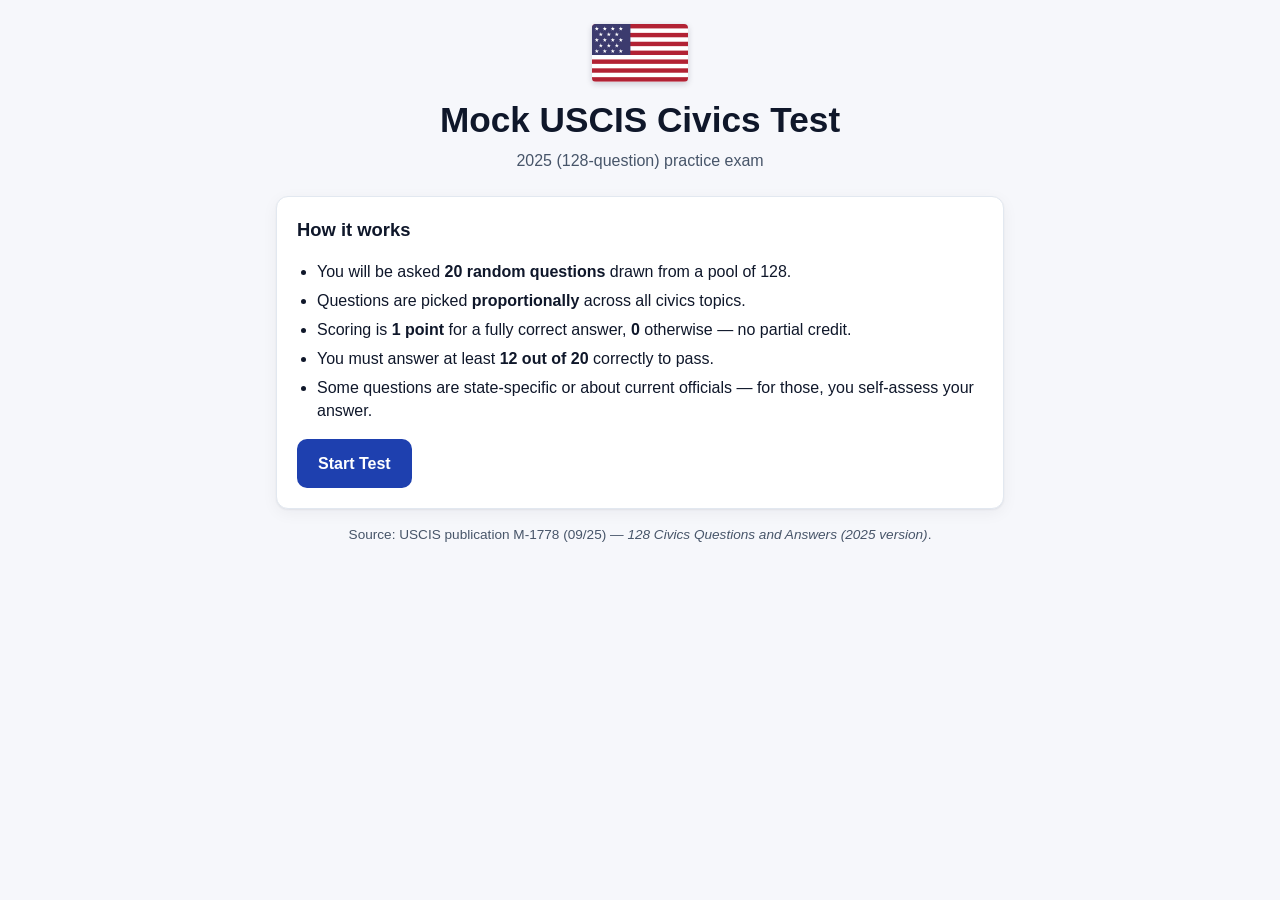
<file: index.html>
<!doctype html>
<html lang="en">
<head>
  <meta charset="utf-8" />
  <meta name="viewport" content="width=device-width, initial-scale=1, viewport-fit=cover" />
  <title>Mock USCIS Civics Test 2025</title>
  <link rel="stylesheet" href="styles.css" />
</head>
<body>
  <main id="app" aria-live="polite">

    <!-- Auth: email entry -->
    <section id="view-auth-email" class="view" hidden>
      <header class="hero">
        <h1>Mock USCIS Civics Test</h1>
        <p class="subtitle">Verify your email to begin</p>
      </header>
      <div class="card">
        <h2>Enter your email</h2>
        <p class="auth-hint">We'll send a 6-digit code to verify your identity.</p>
        <div class="auth-field">
          <label for="auth-email-input">Email address</label>
          <input type="email" id="auth-email-input" class="text-input" placeholder="you@example.com" autocomplete="email" />
        </div>
        <p id="auth-email-error" class="auth-error" hidden></p>
        <div class="actions">
          <button id="btn-send-code" class="primary">Send code</button>
        </div>
      </div>
    </section>

    <!-- Auth: code entry -->
    <section id="view-auth-code" class="view" hidden>
      <header class="hero">
        <h1>Mock USCIS Civics Test</h1>
        <p class="subtitle">Check your inbox</p>
      </header>
      <div class="card">
        <h2>Enter verification code</h2>
        <p class="auth-hint">We sent a 6-digit code to <strong id="auth-code-email-display"></strong>.</p>
        <div class="auth-field">
          <label for="auth-code-input">Verification code</label>
          <input type="text" id="auth-code-input" class="text-input" placeholder="123456" maxlength="6" inputmode="numeric" autocomplete="one-time-code" />
        </div>
        <p id="auth-code-message" class="auth-error" hidden></p>
        <div class="actions">
          <button id="btn-verify-code" class="primary">Verify</button>
        </div>
        <p class="auth-resend">Didn't get it? <button id="btn-resend-code" class="link-btn">Resend code</button></p>
      </div>
    </section>

    <!-- Welcome view -->
    <section id="view-welcome" class="view">
      <header class="hero">
        <svg class="flag-icon" viewBox="0 0 60 36" xmlns="http://www.w3.org/2000/svg" role="img" aria-label="U.S. flag">
          <defs>
            <polygon id="star" points="0,-1.4 0.32,-0.43 1.33,-0.43 0.51,0.16 0.82,1.13 0,0.55 -0.82,1.13 -0.51,0.16 -1.33,-0.43 -0.32,-0.43"/>
          </defs>
          <rect width="60" height="36" fill="#B22234"/>
          <g fill="white">
            <rect y="2.77" width="60" height="2.77"/>
            <rect y="8.31" width="60" height="2.77"/>
            <rect y="13.85" width="60" height="2.77"/>
            <rect y="19.38" width="60" height="2.77"/>
            <rect y="24.92" width="60" height="2.77"/>
            <rect y="30.46" width="60" height="2.77"/>
          </g>
          <rect width="24" height="19.38" fill="#3C3B6E"/>
          <g fill="white">
            <use href="#star" x="3" y="3"/><use href="#star" x="8" y="3"/><use href="#star" x="13" y="3"/><use href="#star" x="18" y="3"/>
            <use href="#star" x="5.5" y="6.5"/><use href="#star" x="10.5" y="6.5"/><use href="#star" x="15.5" y="6.5"/>
            <use href="#star" x="3" y="10"/><use href="#star" x="8" y="10"/><use href="#star" x="13" y="10"/><use href="#star" x="18" y="10"/>
            <use href="#star" x="5.5" y="13.5"/><use href="#star" x="10.5" y="13.5"/><use href="#star" x="15.5" y="13.5"/>
            <use href="#star" x="3" y="17"/><use href="#star" x="8" y="17"/><use href="#star" x="13" y="17"/><use href="#star" x="18" y="17"/>
          </g>
        </svg>
        <h1>Mock USCIS Civics Test</h1>
        <p class="subtitle">2025 (128-question) practice exam</p>
      </header>
      <div class="card">
        <h2>How it works</h2>
        <ul class="rules">
          <li>You will be asked <strong>20 random questions</strong> drawn from a pool of 128.</li>
          <li>Questions are picked <strong>proportionally</strong> across all civics topics.</li>
          <li>Scoring is <strong>1 point</strong> for a fully correct answer, <strong>0</strong> otherwise &mdash; no partial credit.</li>
          <li>You must answer at least <strong>12 out of 20</strong> correctly to pass.</li>
          <li>Some questions are state-specific or about current officials &mdash; for those, you self-assess your answer.</li>
        </ul>
        <button id="btn-start" class="primary">Start Test</button>
      </div>
      <p class="footnote">Source: USCIS publication M-1778 (09/25) &mdash; <em>128 Civics Questions and Answers (2025 version)</em>.</p>
    </section>

    <!-- Quiz view -->
    <section id="view-quiz" class="view" hidden>
      <header class="quiz-header">
        <div class="progress">
          <div class="progress-bar"><div class="progress-fill" id="progress-fill"></div></div>
          <span id="progress-label">Question 1 of 20</span>
        </div>
        <div class="topic-chip" id="topic-chip"></div>
      </header>
      <article class="card question-card">
        <div class="meta" id="question-meta"></div>
        <h2 id="question-prompt" class="prompt"></h2>
        <p id="question-hint" class="hint" hidden></p>
        <form id="answer-form" class="answer-form"></form>
        <div id="feedback" class="feedback" hidden></div>
        <div class="actions">
          <button id="btn-submit" class="primary" disabled>Submit answer</button>
          <button id="btn-next" class="primary" hidden>Next question</button>
        </div>
      </article>
    </section>

    <!-- Results view -->
    <section id="view-results" class="view" hidden>
      <header class="hero">
        <div id="result-banner" class="banner"></div>
        <h1 id="result-headline"></h1>
        <p class="subtitle"><span id="result-score"></span> correct out of 20</p>
      </header>
      <div class="card">
        <h2>Breakdown by topic</h2>
        <div id="topic-breakdown" class="topic-breakdown"></div>
      </div>
      <div class="actions">
        <button id="btn-review" class="primary">Review your answers</button>
        <button id="btn-retake" class="secondary">Take another test</button>
      </div>
    </section>

    <!-- Review view -->
    <section id="view-review" class="view" hidden>
      <header class="quiz-header">
        <h1>Answer review</h1>
        <button id="btn-back-results" class="secondary small">Back to results</button>
      </header>
      <div id="review-list" class="review-list"></div>
      <div class="actions">
        <button id="btn-retake-2" class="secondary">Take another test</button>
      </div>
    </section>

  </main>

  <script type="module" src="js/app.js"></script>
</body>
</html>
</file>
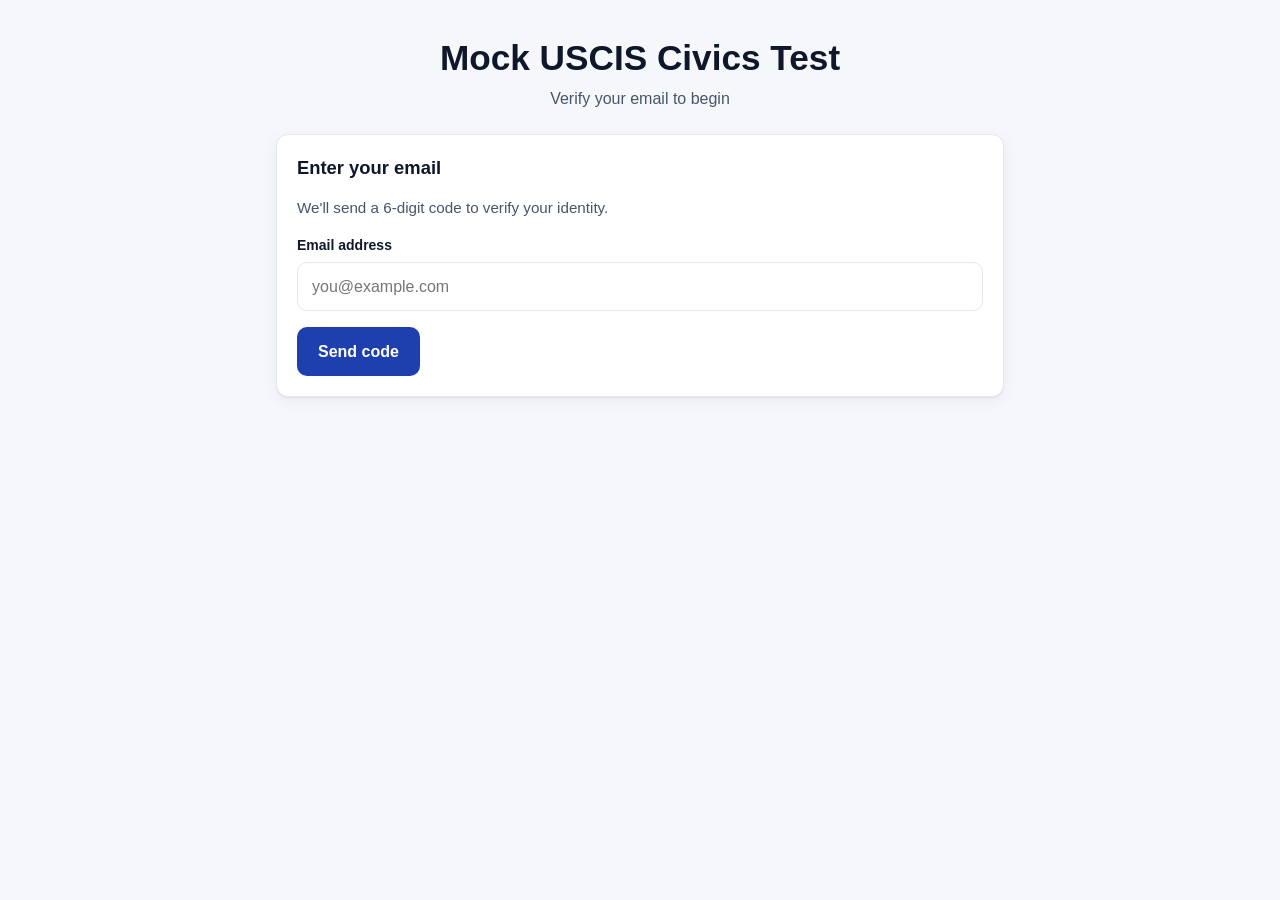
<file: js/index.html>
<!doctype html>
<html lang="en">
<head>
  <meta charset="utf-8" />
  <meta name="viewport" content="width=device-width, initial-scale=1, viewport-fit=cover" />
  <title>Mock USCIS Civics Test 2025</title>
  <link rel="stylesheet" href="styles.css" />
</head>
<body>
  <main id="app" aria-live="polite">

    <!-- Auth: email entry -->
    <section id="view-auth-email" class="view" hidden>
      <header class="hero">
        <h1>Mock USCIS Civics Test</h1>
        <p class="subtitle">Verify your email to begin</p>
      </header>
      <div class="card">
        <h2>Enter your email</h2>
        <p class="auth-hint">We'll send a 6-digit code to verify your identity.</p>
        <div class="auth-field">
          <label for="auth-email-input">Email address</label>
          <input type="email" id="auth-email-input" class="text-input" placeholder="you@example.com" autocomplete="email" />
        </div>
        <p id="auth-email-error" class="auth-error" hidden></p>
        <div class="actions">
          <button id="btn-send-code" class="primary">Send code</button>
        </div>
      </div>
    </section>

    <!-- Auth: code entry -->
    <section id="view-auth-code" class="view" hidden>
      <header class="hero">
        <h1>Mock USCIS Civics Test</h1>
        <p class="subtitle">Check your inbox</p>
      </header>
      <div class="card">
        <h2>Enter verification code</h2>
        <p class="auth-hint">We sent a 6-digit code to <strong id="auth-code-email-display"></strong>.</p>
        <div class="auth-field">
          <label for="auth-code-input">Verification code</label>
          <input type="text" id="auth-code-input" class="text-input" placeholder="123456" maxlength="6" inputmode="numeric" autocomplete="one-time-code" />
        </div>
        <p id="auth-code-message" class="auth-error" hidden></p>
        <div class="actions">
          <button id="btn-verify-code" class="primary">Verify</button>
        </div>
        <p class="auth-resend">Didn't get it? <button id="btn-resend-code" class="link-btn">Resend code</button></p>
      </div>
    </section>

    <!-- Name entry (new users only) -->
    <section id="view-name-entry" class="view" hidden>
      <header class="hero">
        <h1>Mock USCIS Civics Test</h1>
        <p class="subtitle">One more thing</p>
      </header>
      <div class="card">
        <h2>What's your name?</h2>
        <p class="auth-hint">We'll use this to personalize your experience.</p>
        <div class="auth-field">
          <label for="name-input">Your name</label>
          <input type="text" id="name-input" class="text-input" placeholder="First name" autocomplete="given-name" />
        </div>
        <div class="actions">
          <button id="btn-name-submit" class="primary">Continue</button>
        </div>
      </div>
    </section>

    <!-- Home / mode picker -->
    <section id="view-home" class="view" hidden>
      <header class="hero">
        <svg class="flag-icon" viewBox="0 0 60 36" xmlns="http://www.w3.org/2000/svg" role="img" aria-label="U.S. flag">
          <defs>
            <polygon id="star2" points="0,-1.4 0.32,-0.43 1.33,-0.43 0.51,0.16 0.82,1.13 0,0.55 -0.82,1.13 -0.51,0.16 -1.33,-0.43 -0.32,-0.43"/>
          </defs>
          <rect width="60" height="36" fill="#B22234"/>
          <g fill="white">
            <rect y="2.77" width="60" height="2.77"/>
            <rect y="8.31" width="60" height="2.77"/>
            <rect y="13.85" width="60" height="2.77"/>
            <rect y="19.38" width="60" height="2.77"/>
            <rect y="24.92" width="60" height="2.77"/>
            <rect y="30.46" width="60" height="2.77"/>
          </g>
          <rect width="24" height="19.38" fill="#3C3B6E"/>
          <g fill="white">
            <use href="#star2" x="3" y="3"/><use href="#star2" x="8" y="3"/><use href="#star2" x="13" y="3"/><use href="#star2" x="18" y="3"/>
            <use href="#star2" x="5.5" y="6.5"/><use href="#star2" x="10.5" y="6.5"/><use href="#star2" x="15.5" y="6.5"/>
            <use href="#star2" x="3" y="10"/><use href="#star2" x="8" y="10"/><use href="#star2" x="13" y="10"/><use href="#star2" x="18" y="10"/>
            <use href="#star2" x="5.5" y="13.5"/><use href="#star2" x="10.5" y="13.5"/><use href="#star2" x="15.5" y="13.5"/>
            <use href="#star2" x="3" y="17"/><use href="#star2" x="8" y="17"/><use href="#star2" x="13" y="17"/><use href="#star2" x="18" y="17"/>
          </g>
        </svg>
        <h1>Mock USCIS Civics Test</h1>
        <p class="subtitle">2025 (128-question) practice exam</p>
      </header>
      <div class="card">
        <h2 id="home-greeting"></h2>
        <p class="auth-hint">Practice the 128 official USCIS civics questions for the 2025 naturalization interview. Choose a mode to get started.</p>
        <div class="actions">
          <button id="btn-learn-mode" class="primary">Learn Mode</button>
          <button id="btn-mock-test" class="secondary">Mock Test</button>
        </div>
      </div>
      <p class="footnote">Source: USCIS publication M-1778 (09/25) &mdash; <em>128 Civics Questions and Answers (2025 version)</em>.</p>
    </section>

    <!-- Mock test start screen -->
    <section id="view-mock-welcome" class="view" hidden>
      <header class="hero">
        <svg class="flag-icon" viewBox="0 0 60 36" xmlns="http://www.w3.org/2000/svg" role="img" aria-label="U.S. flag">
          <defs>
            <polygon id="star3" points="0,-1.4 0.32,-0.43 1.33,-0.43 0.51,0.16 0.82,1.13 0,0.55 -0.82,1.13 -0.51,0.16 -1.33,-0.43 -0.32,-0.43"/>
          </defs>
          <rect width="60" height="36" fill="#B22234"/>
          <g fill="white">
            <rect y="2.77" width="60" height="2.77"/>
            <rect y="8.31" width="60" height="2.77"/>
            <rect y="13.85" width="60" height="2.77"/>
            <rect y="19.38" width="60" height="2.77"/>
            <rect y="24.92" width="60" height="2.77"/>
            <rect y="30.46" width="60" height="2.77"/>
          </g>
          <rect width="24" height="19.38" fill="#3C3B6E"/>
          <g fill="white">
            <use href="#star3" x="3" y="3"/><use href="#star3" x="8" y="3"/><use href="#star3" x="13" y="3"/><use href="#star3" x="18" y="3"/>
            <use href="#star3" x="5.5" y="6.5"/><use href="#star3" x="10.5" y="6.5"/><use href="#star3" x="15.5" y="6.5"/>
            <use href="#star3" x="3" y="10"/><use href="#star3" x="8" y="10"/><use href="#star3" x="13" y="10"/><use href="#star3" x="18" y="10"/>
            <use href="#star3" x="5.5" y="13.5"/><use href="#star3" x="10.5" y="13.5"/><use href="#star3" x="15.5" y="13.5"/>
            <use href="#star3" x="3" y="17"/><use href="#star3" x="8" y="17"/><use href="#star3" x="13" y="17"/><use href="#star3" x="18" y="17"/>
          </g>
        </svg>
        <h1>Mock USCIS Civics Test</h1>
        <p class="subtitle">Mock Test mode</p>
      </header>
      <div class="card">
        <h2>How it works</h2>
        <ul class="rules">
          <li>You will be asked <strong>20 random questions</strong> — no answer choices shown.</li>
          <li>Type your answer; it will be scored automatically where possible.</li>
          <li>Where auto-scoring isn't possible, you self-assess.</li>
          <li>Results are saved but <strong>do not affect your mastery levels</strong>.</li>
        </ul>
        <button id="btn-mock-start" class="primary">Start Mock Test</button>
      </div>
      <p class="footnote">Source: USCIS publication M-1778 (09/25) &mdash; <em>128 Civics Questions and Answers (2025 version)</em>.</p>
    </section>

    <!-- Welcome view -->
    <section id="view-welcome" class="view">
      <header class="hero">
        <svg class="flag-icon" viewBox="0 0 60 36" xmlns="http://www.w3.org/2000/svg" role="img" aria-label="U.S. flag">
          <defs>
            <polygon id="star" points="0,-1.4 0.32,-0.43 1.33,-0.43 0.51,0.16 0.82,1.13 0,0.55 -0.82,1.13 -0.51,0.16 -1.33,-0.43 -0.32,-0.43"/>
          </defs>
          <rect width="60" height="36" fill="#B22234"/>
          <g fill="white">
            <rect y="2.77" width="60" height="2.77"/>
            <rect y="8.31" width="60" height="2.77"/>
            <rect y="13.85" width="60" height="2.77"/>
            <rect y="19.38" width="60" height="2.77"/>
            <rect y="24.92" width="60" height="2.77"/>
            <rect y="30.46" width="60" height="2.77"/>
          </g>
          <rect width="24" height="19.38" fill="#3C3B6E"/>
          <g fill="white">
            <use href="#star" x="3" y="3"/><use href="#star" x="8" y="3"/><use href="#star" x="13" y="3"/><use href="#star" x="18" y="3"/>
            <use href="#star" x="5.5" y="6.5"/><use href="#star" x="10.5" y="6.5"/><use href="#star" x="15.5" y="6.5"/>
            <use href="#star" x="3" y="10"/><use href="#star" x="8" y="10"/><use href="#star" x="13" y="10"/><use href="#star" x="18" y="10"/>
            <use href="#star" x="5.5" y="13.5"/><use href="#star" x="10.5" y="13.5"/><use href="#star" x="15.5" y="13.5"/>
            <use href="#star" x="3" y="17"/><use href="#star" x="8" y="17"/><use href="#star" x="13" y="17"/><use href="#star" x="18" y="17"/>
          </g>
        </svg>
        <h1>Mock USCIS Civics Test</h1>
        <p class="subtitle">2025 (128-question) practice exam</p>
      </header>
      <div class="card">
        <h2>How it works</h2>
        <ul class="rules">
          <li>You will be asked <strong>20 random questions</strong> drawn from a pool of 128.</li>
          <li>Questions are picked <strong>proportionally</strong> across all civics topics.</li>
          <li>Scoring is <strong>1 point</strong> for a fully correct answer, <strong>0</strong> otherwise &mdash; no partial credit.</li>
          <li>You must answer at least <strong>12 out of 20</strong> correctly to pass.</li>
          <li>Some questions are state-specific or about current officials &mdash; for those, you self-assess your answer.</li>
        </ul>
        <div id="mastery-opt" class="mastery-opt">
          <p id="mastery-count-msg" class="mastery-count-msg"></p>
          <label class="checkbox-label">
            <input type="checkbox" id="exclude-mastered-cb" />
            Exclude mastered questions
          </label>
        </div>
        <button id="btn-start" class="primary">Start Test</button>
      </div>
      <p class="footnote">Source: USCIS publication M-1778 (09/25) &mdash; <em>128 Civics Questions and Answers (2025 version)</em>.</p>
    </section>

    <!-- Quiz view -->
    <section id="view-quiz" class="view" hidden>
      <header class="quiz-header">
        <div class="progress">
          <div class="progress-bar"><div class="progress-fill" id="progress-fill"></div></div>
          <span id="progress-label">Question 1 of 20</span>
        </div>
        <div class="topic-chip" id="topic-chip"></div>
      </header>
      <article class="card question-card">
        <div class="meta" id="question-meta"></div>
        <h2 id="question-prompt" class="prompt"></h2>
        <p id="question-hint" class="hint" hidden></p>
        <form id="answer-form" class="answer-form"></form>
        <div id="feedback" class="feedback" hidden></div>
        <div class="actions">
          <button id="btn-submit" class="primary" disabled>Submit answer</button>
          <button id="btn-next" class="primary" hidden>Next question</button>
        </div>
      </article>
    </section>

    <!-- Results view -->
    <section id="view-results" class="view" hidden>
      <header class="hero">
        <div id="result-banner" class="banner"></div>
        <h1 id="result-headline"></h1>
        <p class="subtitle"><span id="result-score"></span> correct out of 20</p>
      </header>
      <div class="card">
        <h2>Breakdown by topic</h2>
        <div id="topic-breakdown" class="topic-breakdown"></div>
      </div>
      <div class="actions">
        <button id="btn-review" class="primary">Review your answers</button>
        <button id="btn-retake" class="secondary">Take another test</button>
      </div>
    </section>

    <!-- Report view -->
    <section id="view-report" class="view" hidden>
      <header class="quiz-header">
        <h1>Report Card</h1>
        <button id="btn-back-report" class="secondary small">Back</button>
      </header>

      <div class="report-section">
        <h2 class="report-section-title">Tests Taken</h2>
        <div id="report-tests-list"></div>
        <p id="report-no-tests" class="report-empty" hidden>No tests taken yet.</p>
      </div>

      <div class="report-section">
        <h2 class="report-section-title">Summary</h2>
        <div class="report-stat-row"><span>Total tests</span><strong id="report-total-tests">—</strong></div>
        <div class="report-stat-row"><span>Average score</span><strong id="report-avg-score">—</strong></div>
        <div class="report-stat-row"><span>Unique questions seen</span><strong id="report-unique-q">—</strong></div>
        <p class="report-section-subtitle">By topic</p>
        <div id="report-by-topic"></div>
      </div>

      <div class="report-section">
        <h2 class="report-section-title">Mastery</h2>
        <div id="report-mastery-rows"></div>
      </div>
    </section>

    <!-- Review view -->
    <section id="view-review" class="view" hidden>
      <header class="quiz-header">
        <h1>Answer review</h1>
        <button id="btn-back-results" class="secondary small">Back to results</button>
      </header>
      <div id="review-list" class="review-list"></div>
      <div class="actions">
        <button id="btn-retake-2" class="secondary">Take another test</button>
      </div>
    </section>

  </main>

  <div id="user-toolbar" hidden>
    <button id="btn-restart" class="icon-btn" aria-label="New test" title="Start a new test">
      <svg xmlns="http://www.w3.org/2000/svg" width="18" height="18" viewBox="0 0 24 24" fill="none" stroke="currentColor" stroke-width="2.2" stroke-linecap="round" stroke-linejoin="round" aria-hidden="true">
        <path d="M3 12a9 9 0 1 0 9-9 9.75 9.75 0 0 0-6.74 2.74L3 8"/>
        <path d="M3 3v5h5"/>
      </svg>
    </button>
    <div id="account-wrap">
      <button id="btn-account" class="icon-btn" aria-label="Account" title="Account">
        <svg xmlns="http://www.w3.org/2000/svg" width="18" height="18" viewBox="0 0 24 24" fill="none" stroke="currentColor" stroke-width="2.2" stroke-linecap="round" stroke-linejoin="round" aria-hidden="true">
          <circle cx="12" cy="8" r="4"/>
          <path d="M4 20c0-4 3.6-7 8-7s8 3 8 7"/>
        </svg>
      </button>
      <div id="account-dropdown" hidden>
        <p id="dropdown-name"></p>
        <p id="dropdown-email"></p>
        <button id="btn-report" class="dropdown-action-btn">Report Card</button>
        <hr class="dropdown-divider" />
        <button id="btn-logout" class="logout-btn">Log out</button>
      </div>
    </div>
  </div>

  <script type="module" src="./app.js"></script>
</body>
</html>
</file>
<file: styles.css>
:root {
  --bg: #f6f7fb;
  --card: #ffffff;
  --text: #0f172a;
  --muted: #475569;
  --border: #e2e8f0;
  --primary: #1e40af;
  --primary-hover: #1d3a93;
  --accent: #b91c1c;
  --correct-bg: #ecfdf5;
  --correct-border: #10b981;
  --correct-text: #065f46;
  --wrong-bg: #fef2f2;
  --wrong-border: #ef4444;
  --wrong-text: #991b1b;
  --neutral-bg: #f1f5f9;
  --shadow: 0 1px 2px rgba(15,23,42,0.06), 0 4px 16px rgba(15,23,42,0.05);
  --radius: 12px;
}

* { box-sizing: border-box; }

html, body {
  margin: 0;
  background: var(--bg);
  color: var(--text);
  font-family: -apple-system, BlinkMacSystemFont, "Segoe UI", Roboto, "Helvetica Neue", Arial, sans-serif;
  line-height: 1.45;
  -webkit-font-smoothing: antialiased;
}

main {
  max-width: 760px;
  margin: 0 auto;
  padding: 24px 16px 64px;
}

.view { display: block; }
.view[hidden] { display: none; }

.hero {
  text-align: center;
  margin-bottom: 24px;
}
.flag-icon {
  width: 96px;
  height: auto;
  display: block;
  margin: 0 auto 12px;
  border-radius: 4px;
  box-shadow: 0 2px 6px rgba(15, 23, 42, 0.18);
}
.hero h1 {
  font-size: clamp(1.6rem, 1.2rem + 2vw, 2.2rem);
  margin: 8px 0 4px;
}
.hero .subtitle {
  margin: 0;
  color: var(--muted);
  font-size: 1rem;
}

.card {
  background: var(--card);
  border-radius: var(--radius);
  border: 1px solid var(--border);
  box-shadow: var(--shadow);
  padding: 20px;
  margin: 16px 0;
}

.card h2 {
  margin-top: 0;
  font-size: 1.15rem;
}

.rules { padding-left: 20px; }
.rules li { margin: 6px 0; }

.footnote {
  text-align: center;
  color: var(--muted);
  font-size: 0.85rem;
  margin-top: 16px;
}

button {
  font: inherit;
  border-radius: 10px;
  padding: 12px 20px;
  border: 1px solid transparent;
  cursor: pointer;
  font-weight: 600;
  min-height: 44px;
}
button.primary {
  background: var(--primary);
  color: white;
}
button.primary:hover:not(:disabled) { background: var(--primary-hover); }
button.primary:disabled { opacity: 0.5; cursor: not-allowed; }
button.secondary {
  background: var(--card);
  color: var(--primary);
  border-color: var(--primary);
}
button.secondary:hover { background: var(--neutral-bg); }
button.small { padding: 8px 12px; min-height: 36px; }

.actions {
  display: flex;
  gap: 12px;
  flex-wrap: wrap;
  margin-top: 16px;
}

/* Quiz header */
.quiz-header {
  display: flex;
  align-items: center;
  justify-content: space-between;
  gap: 12px;
  margin-bottom: 12px;
  flex-wrap: wrap;
}
.progress { flex: 1 1 220px; min-width: 0; }
.progress-bar {
  background: var(--neutral-bg);
  height: 8px;
  border-radius: 999px;
  overflow: hidden;
  margin-bottom: 6px;
}
.progress-fill {
  background: var(--primary);
  height: 100%;
  width: 0%;
  transition: width 0.3s;
}
#progress-label {
  font-size: 0.85rem;
  color: var(--muted);
}
.topic-chip {
  font-size: 0.75rem;
  text-transform: uppercase;
  letter-spacing: 0.04em;
  background: var(--neutral-bg);
  color: var(--muted);
  padding: 6px 10px;
  border-radius: 999px;
  white-space: nowrap;
}

.question-card .meta {
  font-size: 0.8rem;
  color: var(--muted);
  margin-bottom: 6px;
}
.question-card .prompt {
  font-size: 1.15rem;
  margin: 4px 0 12px;
  line-height: 1.4;
}
.question-card .hint {
  margin: 0 0 12px;
  font-size: 0.9rem;
  color: var(--muted);
  font-style: italic;
}

/* Answer form */
.answer-form { display: flex; flex-direction: column; gap: 10px; margin-bottom: 12px; }
.option {
  display: flex;
  align-items: flex-start;
  gap: 10px;
  padding: 12px 14px;
  border: 1px solid var(--border);
  border-radius: 10px;
  cursor: pointer;
  background: var(--card);
  transition: background 0.15s, border-color 0.15s;
}
.option:hover { background: var(--neutral-bg); }
.option input { margin-top: 3px; }
.option .label { flex: 1; }
.option.locked { cursor: default; }
.option.locked:hover { background: var(--card); }
.option.correct {
  background: var(--correct-bg);
  border-color: var(--correct-border);
  color: var(--correct-text);
}
.option.wrong {
  background: var(--wrong-bg);
  border-color: var(--wrong-border);
  color: var(--wrong-text);
}

.text-input {
  width: 100%;
  padding: 12px 14px;
  font: inherit;
  border: 1px solid var(--border);
  border-radius: 10px;
  background: var(--card);
}
.text-input:focus {
  outline: 2px solid var(--primary);
  outline-offset: -1px;
}

.self-assess {
  margin-top: 12px;
  padding: 10px 12px;
  background: var(--neutral-bg);
  border-radius: 8px;
  display: flex;
  align-items: center;
  gap: 8px;
  font-size: 0.95rem;
}

/* Feedback */
.feedback {
  margin-top: 8px;
  padding: 12px 14px;
  border-radius: 10px;
  border: 1px solid var(--border);
  background: var(--neutral-bg);
}
.feedback.correct {
  background: var(--correct-bg);
  border-color: var(--correct-border);
  color: var(--correct-text);
}
.feedback.wrong {
  background: var(--wrong-bg);
  border-color: var(--wrong-border);
  color: var(--wrong-text);
}
.feedback .verdict { font-weight: 700; margin-bottom: 4px; }
.feedback .correct-answers { font-size: 0.95rem; }
.feedback .correct-answers ul { margin: 4px 0 0 18px; padding: 0; }

/* Results */
.banner {
  display: inline-block;
  padding: 6px 14px;
  border-radius: 999px;
  font-weight: 700;
  font-size: 0.9rem;
  margin-bottom: 8px;
}
.banner.pass { background: var(--correct-bg); color: var(--correct-text); border: 1px solid var(--correct-border); }
.banner.fail { background: var(--wrong-bg); color: var(--wrong-text); border: 1px solid var(--wrong-border); }

.topic-breakdown {
  display: flex;
  flex-direction: column;
  gap: 8px;
}
.topic-row {
  display: flex;
  justify-content: space-between;
  align-items: center;
  padding: 8px 10px;
  background: var(--neutral-bg);
  border-radius: 8px;
  font-size: 0.95rem;
}
.topic-row .score { font-weight: 600; color: var(--muted); }

/* Review */
.review-list {
  display: flex;
  flex-direction: column;
  gap: 14px;
}
.review-item {
  background: var(--card);
  border: 1px solid var(--border);
  border-radius: var(--radius);
  padding: 16px;
  box-shadow: var(--shadow);
}
.review-item.correct { border-left: 4px solid var(--correct-border); }
.review-item.wrong { border-left: 4px solid var(--wrong-border); }
.review-item .meta { font-size: 0.78rem; color: var(--muted); margin-bottom: 6px; }
.review-item .prompt { font-weight: 600; margin: 4px 0 10px; }
.review-item .your-answer, .review-item .correct-answer {
  font-size: 0.93rem;
  margin: 4px 0;
}
.review-item .your-answer strong, .review-item .correct-answer strong { color: var(--text); }

/* Auth views */
.auth-hint {
  color: var(--muted);
  font-size: 0.95rem;
  margin: 0 0 16px;
}
.auth-field {
  display: flex;
  flex-direction: column;
  gap: 6px;
  margin-bottom: 12px;
}
.auth-field label {
  font-size: 0.875rem;
  font-weight: 600;
}
.auth-error {
  font-size: 0.875rem;
  color: var(--accent);
  margin: 0 0 8px;
}
.auth-error.success {
  color: var(--correct-text);
}
.auth-resend {
  margin-top: 16px;
  font-size: 0.875rem;
  color: var(--muted);
  text-align: center;
}
.link-btn {
  background: none;
  border: none;
  padding: 0;
  min-height: auto;
  border-radius: 0;
  color: var(--primary);
  font-weight: 600;
  font-size: inherit;
  cursor: pointer;
  text-decoration: underline;
}

@media (max-width: 480px) {
  main { padding: 16px 12px 48px; }
  .card { padding: 16px; }
  .actions { flex-direction: column; }
  .actions button { width: 100%; }
}
</file>
<file: js/styles.css>
:root {
  --bg: #f6f7fb;
  --card: #ffffff;
  --text: #0f172a;
  --muted: #475569;
  --border: #e2e8f0;
  --primary: #1e40af;
  --primary-hover: #1d3a93;
  --accent: #b91c1c;
  --correct-bg: #ecfdf5;
  --correct-border: #10b981;
  --correct-text: #065f46;
  --wrong-bg: #fef2f2;
  --wrong-border: #ef4444;
  --wrong-text: #991b1b;
  --neutral-bg: #f1f5f9;
  --shadow: 0 1px 2px rgba(15,23,42,0.06), 0 4px 16px rgba(15,23,42,0.05);
  --radius: 12px;
}

* { box-sizing: border-box; }

html, body {
  margin: 0;
  background: var(--bg);
  color: var(--text);
  font-family: -apple-system, BlinkMacSystemFont, "Segoe UI", Roboto, "Helvetica Neue", Arial, sans-serif;
  line-height: 1.45;
  -webkit-font-smoothing: antialiased;
}

main {
  max-width: 760px;
  margin: 0 auto;
  padding: 24px 16px 64px;
}

.view { display: block; }
.view[hidden] { display: none; }

.hero {
  text-align: center;
  margin-bottom: 24px;
}
.flag-icon {
  width: 96px;
  height: auto;
  display: block;
  margin: 0 auto 12px;
  border-radius: 4px;
  box-shadow: 0 2px 6px rgba(15, 23, 42, 0.18);
}
.hero h1 {
  font-size: clamp(1.6rem, 1.2rem + 2vw, 2.2rem);
  margin: 8px 0 4px;
}
.hero .subtitle {
  margin: 0;
  color: var(--muted);
  font-size: 1rem;
}

.card {
  background: var(--card);
  border-radius: var(--radius);
  border: 1px solid var(--border);
  box-shadow: var(--shadow);
  padding: 20px;
  margin: 16px 0;
}

.card h2 {
  margin-top: 0;
  font-size: 1.15rem;
}

.rules { padding-left: 20px; }
.rules li { margin: 6px 0; }

.footnote {
  text-align: center;
  color: var(--muted);
  font-size: 0.85rem;
  margin-top: 16px;
}

button {
  font: inherit;
  border-radius: 10px;
  padding: 12px 20px;
  border: 1px solid transparent;
  cursor: pointer;
  font-weight: 600;
  min-height: 44px;
}
button.primary {
  background: var(--primary);
  color: white;
}
button.primary:hover:not(:disabled) { background: var(--primary-hover); }
button.primary:disabled { opacity: 0.5; cursor: not-allowed; }
button.secondary {
  background: var(--card);
  color: var(--primary);
  border-color: var(--primary);
}
button.secondary:hover { background: var(--neutral-bg); }
button.small { padding: 8px 12px; min-height: 36px; }

.actions {
  display: flex;
  gap: 12px;
  flex-wrap: wrap;
  margin-top: 16px;
}

/* Quiz header */
.quiz-header {
  display: flex;
  align-items: center;
  justify-content: space-between;
  gap: 12px;
  margin-bottom: 12px;
  flex-wrap: wrap;
}
.progress { flex: 1 1 220px; min-width: 0; }
.progress-bar {
  background: var(--neutral-bg);
  height: 8px;
  border-radius: 999px;
  overflow: hidden;
  margin-bottom: 6px;
}
.progress-fill {
  background: var(--primary);
  height: 100%;
  width: 0%;
  transition: width 0.3s;
}
#progress-label {
  font-size: 0.85rem;
  color: var(--muted);
}
.topic-chip {
  font-size: 0.75rem;
  text-transform: uppercase;
  letter-spacing: 0.04em;
  background: var(--neutral-bg);
  color: var(--muted);
  padding: 6px 10px;
  border-radius: 999px;
  white-space: nowrap;
}

.question-card .meta {
  font-size: 0.8rem;
  color: var(--muted);
  margin-bottom: 6px;
}
.question-card .prompt {
  font-size: 1.15rem;
  margin: 4px 0 12px;
  line-height: 1.4;
}
.question-card .hint {
  margin: 0 0 12px;
  font-size: 0.9rem;
  color: var(--muted);
  font-style: italic;
}

/* Answer form */
.answer-form { display: flex; flex-direction: column; gap: 10px; margin-bottom: 12px; }
.option {
  display: flex;
  align-items: flex-start;
  gap: 10px;
  padding: 12px 14px;
  border: 1px solid var(--border);
  border-radius: 10px;
  cursor: pointer;
  background: var(--card);
  transition: background 0.15s, border-color 0.15s;
}
.option:hover { background: var(--neutral-bg); }
.option input { margin-top: 3px; }
.option .label { flex: 1; }
.option.locked { cursor: default; }
.option.locked:hover { background: var(--card); }
.option.correct {
  background: var(--correct-bg);
  border-color: var(--correct-border);
  color: var(--correct-text);
}
.option.wrong {
  background: var(--wrong-bg);
  border-color: var(--wrong-border);
  color: var(--wrong-text);
}

.text-input {
  width: 100%;
  padding: 12px 14px;
  font: inherit;
  border: 1px solid var(--border);
  border-radius: 10px;
  background: var(--card);
}
.text-input:focus {
  outline: 2px solid var(--primary);
  outline-offset: -1px;
}

.self-assess {
  margin-top: 12px;
  padding: 10px 12px;
  background: var(--neutral-bg);
  border-radius: 8px;
  display: flex;
  align-items: center;
  gap: 8px;
  font-size: 0.95rem;
}

/* Feedback */
.feedback {
  margin-top: 8px;
  padding: 12px 14px;
  border-radius: 10px;
  border: 1px solid var(--border);
  background: var(--neutral-bg);
}
.feedback.correct {
  background: var(--correct-bg);
  border-color: var(--correct-border);
  color: var(--correct-text);
}
.feedback.wrong {
  background: var(--wrong-bg);
  border-color: var(--wrong-border);
  color: var(--wrong-text);
}
.feedback .verdict { font-weight: 700; margin-bottom: 4px; }
.feedback .correct-answers { font-size: 0.95rem; }
.feedback .correct-answers ul { margin: 4px 0 0 18px; padding: 0; }

/* Results */
.banner {
  display: inline-block;
  padding: 6px 14px;
  border-radius: 999px;
  font-weight: 700;
  font-size: 0.9rem;
  margin-bottom: 8px;
}
.banner.pass { background: var(--correct-bg); color: var(--correct-text); border: 1px solid var(--correct-border); }
.banner.fail { background: var(--wrong-bg); color: var(--wrong-text); border: 1px solid var(--wrong-border); }

.topic-breakdown {
  display: flex;
  flex-direction: column;
  gap: 8px;
}
.topic-row {
  display: flex;
  justify-content: space-between;
  align-items: center;
  padding: 8px 10px;
  background: var(--neutral-bg);
  border-radius: 8px;
  font-size: 0.95rem;
}
.topic-row .score { font-weight: 600; color: var(--muted); }

/* Review */
.review-list {
  display: flex;
  flex-direction: column;
  gap: 14px;
}
.review-item {
  background: var(--card);
  border: 1px solid var(--border);
  border-radius: var(--radius);
  padding: 16px;
  box-shadow: var(--shadow);
}
.review-item.correct { border-left: 4px solid var(--correct-border); }
.review-item.wrong { border-left: 4px solid var(--wrong-border); }
.review-item .meta { font-size: 0.78rem; color: var(--muted); margin-bottom: 6px; }
.review-item .prompt { font-weight: 600; margin: 4px 0 10px; }
.review-item .your-answer, .review-item .correct-answer {
  font-size: 0.93rem;
  margin: 4px 0;
}
.review-item .your-answer strong, .review-item .correct-answer strong { color: var(--text); }

/* Auth views */
.auth-hint {
  color: var(--muted);
  font-size: 0.95rem;
  margin: 0 0 16px;
}
.auth-field {
  display: flex;
  flex-direction: column;
  gap: 6px;
  margin-bottom: 12px;
}
.auth-field label {
  font-size: 0.875rem;
  font-weight: 600;
}
.auth-error {
  font-size: 0.875rem;
  color: var(--accent);
  margin: 0 0 8px;
}
.auth-error.success {
  color: var(--correct-text);
}
.auth-resend {
  margin-top: 16px;
  font-size: 0.875rem;
  color: var(--muted);
  text-align: center;
}
.link-btn {
  background: none;
  border: none;
  padding: 0;
  min-height: auto;
  border-radius: 0;
  color: var(--primary);
  font-weight: 600;
  font-size: inherit;
  cursor: pointer;
  text-decoration: underline;
}

/* Report card */
.report-section {
  background: var(--card);
  border-radius: var(--radius);
  border: 1px solid var(--border);
  box-shadow: var(--shadow);
  padding: 20px;
  margin: 16px 0;
}
.report-section-title {
  margin: 0 0 16px;
  font-size: 1.1rem;
}
.report-section-subtitle {
  font-size: 0.875rem;
  font-weight: 600;
  color: var(--muted);
  text-transform: uppercase;
  letter-spacing: 0.04em;
  margin: 16px 0 8px;
}
.report-stat-row {
  display: flex;
  justify-content: space-between;
  align-items: center;
  padding: 8px 0;
  border-bottom: 1px solid var(--border);
  font-size: 0.95rem;
}
.report-stat-row:last-child { border-bottom: none; }
.report-empty {
  color: var(--muted);
  font-size: 0.95rem;
  text-align: center;
  padding: 12px 0 0;
  margin: 0;
}

.test-history-row {
  display: flex;
  align-items: flex-start;
  gap: 12px;
  padding: 10px 0;
  border-bottom: 1px solid var(--border);
  flex-wrap: wrap;
}
.test-history-row:last-child { border-bottom: none; }
.test-date {
  font-size: 0.875rem;
  color: var(--muted);
  min-width: 100px;
}
.test-score-badge {
  font-weight: 700;
  font-size: 0.9rem;
  background: var(--neutral-bg);
  padding: 2px 10px;
  border-radius: 999px;
  white-space: nowrap;
}
.test-topic-chips {
  display: flex;
  flex-wrap: wrap;
  gap: 4px;
  flex: 1;
}
.topic-chip-sm {
  font-size: 0.7rem;
  text-transform: uppercase;
  letter-spacing: 0.03em;
  background: var(--neutral-bg);
  color: var(--muted);
  padding: 2px 7px;
  border-radius: 999px;
  white-space: nowrap;
}

.mastery-level-row {
  display: flex;
  align-items: center;
  gap: 12px;
  padding: 8px 0;
}
.mastery-label {
  font-size: 0.875rem;
  min-width: 150px;
}
.mastery-bar-wrap {
  flex: 1;
  height: 8px;
  background: var(--neutral-bg);
  border-radius: 999px;
  overflow: hidden;
}
.mastery-bar-fill {
  height: 100%;
  border-radius: 999px;
  transition: width 0.4s;
}
.mastery-count {
  font-size: 0.875rem;
  font-weight: 600;
  color: var(--muted);
  min-width: 32px;
  text-align: right;
}

.dropdown-action-btn {
  width: 100%;
  text-align: left;
  background: none;
  border: none;
  padding: 6px 4px;
  min-height: unset;
  border-radius: 6px;
  color: var(--text);
  font-weight: 500;
  font-size: 0.9rem;
  cursor: pointer;
}
.dropdown-action-btn:hover { background: var(--neutral-bg); }

/* User toolbar */
#user-toolbar[hidden] { display: none; }

#user-toolbar {
  position: fixed;
  top: 12px;
  right: 16px;
  display: flex;
  align-items: center;
  gap: 8px;
  z-index: 100;
}

.icon-btn {
  width: 40px;
  height: 40px;
  min-height: unset;
  padding: 0;
  border-radius: 50%;
  background: var(--card);
  border: 1px solid var(--border);
  display: flex;
  align-items: center;
  justify-content: center;
  color: var(--text);
  box-shadow: var(--shadow);
}
.icon-btn:hover { background: var(--neutral-bg); }

#account-wrap { position: relative; }

#account-dropdown {
  position: absolute;
  top: calc(100% + 8px);
  right: 0;
  background: var(--card);
  border: 1px solid var(--border);
  border-radius: var(--radius);
  box-shadow: var(--shadow);
  min-width: 200px;
  padding: 12px;
}

#dropdown-email {
  margin: 0 0 4px;
  font-size: 0.875rem;
  color: var(--muted);
  overflow: hidden;
  text-overflow: ellipsis;
  white-space: nowrap;
}

.dropdown-divider {
  border: none;
  border-top: 1px solid var(--border);
  margin: 8px 0;
}

.logout-btn {
  width: 100%;
  text-align: left;
  background: none;
  border: none;
  padding: 6px 4px;
  min-height: unset;
  border-radius: 6px;
  color: var(--accent);
  font-weight: 600;
  font-size: 0.9rem;
  cursor: pointer;
}
.logout-btn:hover { background: var(--wrong-bg); }

/* Exclude-mastery opt-in on welcome screen */
.mastery-opt {
  margin: 14px 0 4px;
  padding: 12px 14px;
  background: var(--neutral-bg);
  border-radius: 10px;
  border: 1px solid var(--border);
}
.mastery-count-msg {
  margin: 0 0 8px;
  font-size: 0.875rem;
  color: var(--muted);
}
.checkbox-label {
  display: flex;
  align-items: center;
  gap: 8px;
  font-size: 0.95rem;
  cursor: pointer;
  user-select: none;
}
.checkbox-label:has(input:disabled) {
  opacity: 0.45;
  cursor: not-allowed;
}

body.has-toolbar main { padding-top: 56px; }

@media (max-width: 480px) {
  main { padding: 16px 12px 48px; }
  .card { padding: 16px; }
  .actions { flex-direction: column; }
  .actions button { width: 100%; }
}
</file>
